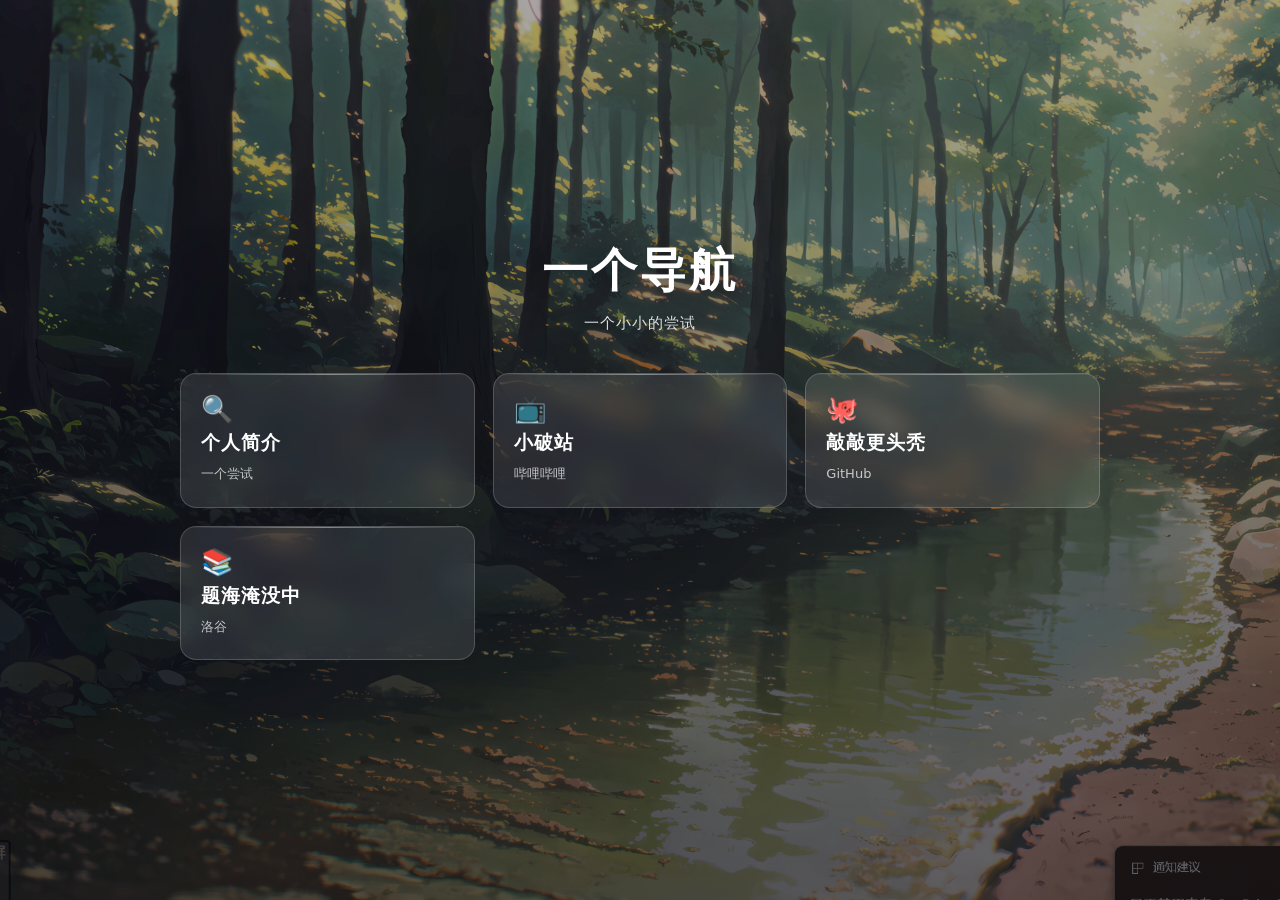
<file: index.html>
<!DOCTYPE html>
<html lang="zh-CN">
<head>
<meta charset="UTF-8">
<meta name="viewport" content="width=device-width, initial-scale=1.0">
<title>导航页</title>
<link rel="stylesheet" href="style.css">
</head>
<body>

  <div id="bg"></div>
  
  <div id="overlay"></div>

  <main>
    <header>
      <h1 id="page-title"></h1>
      <p class="subtitle" id="page-subtitle"></p >
    </header>

    <nav class="cards" id="cards" aria-label="网站导航"></nav>
  </main>

  <script src="script.js"></script>
</body>
</html>
</file>
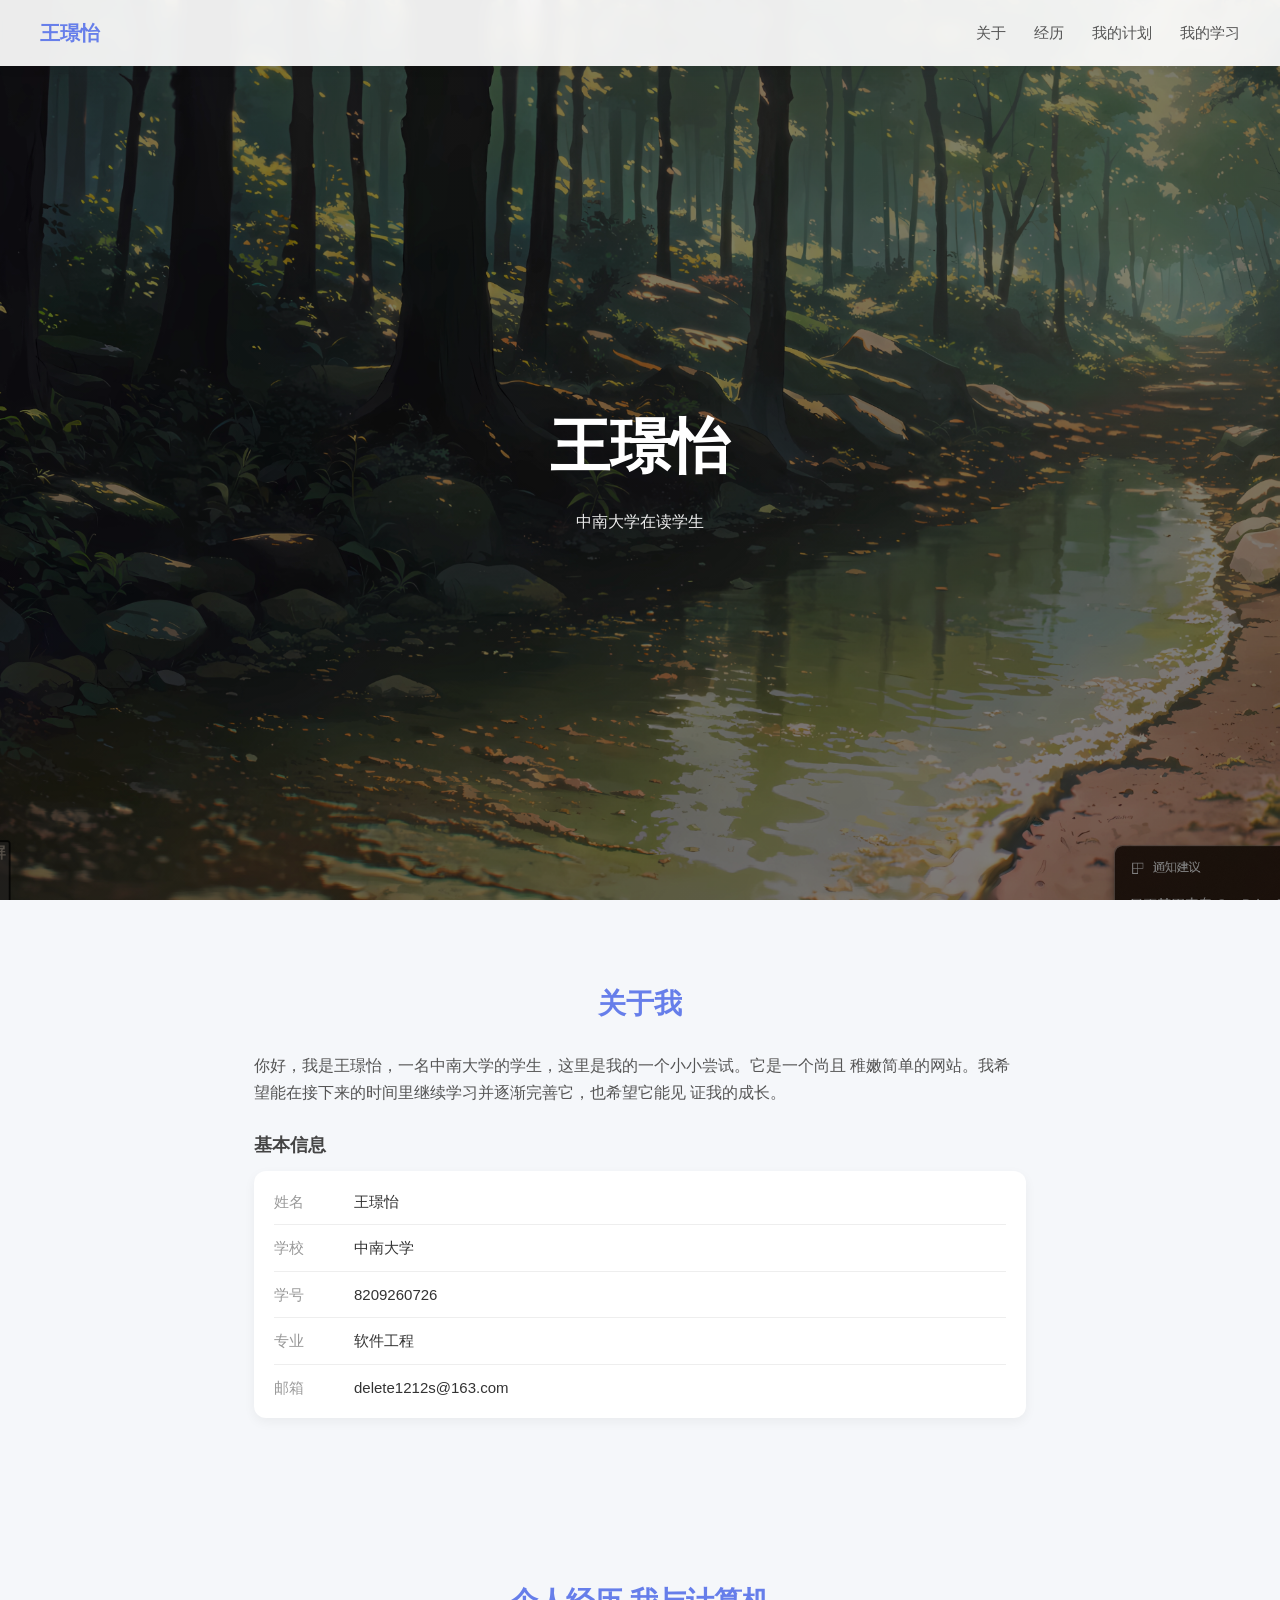
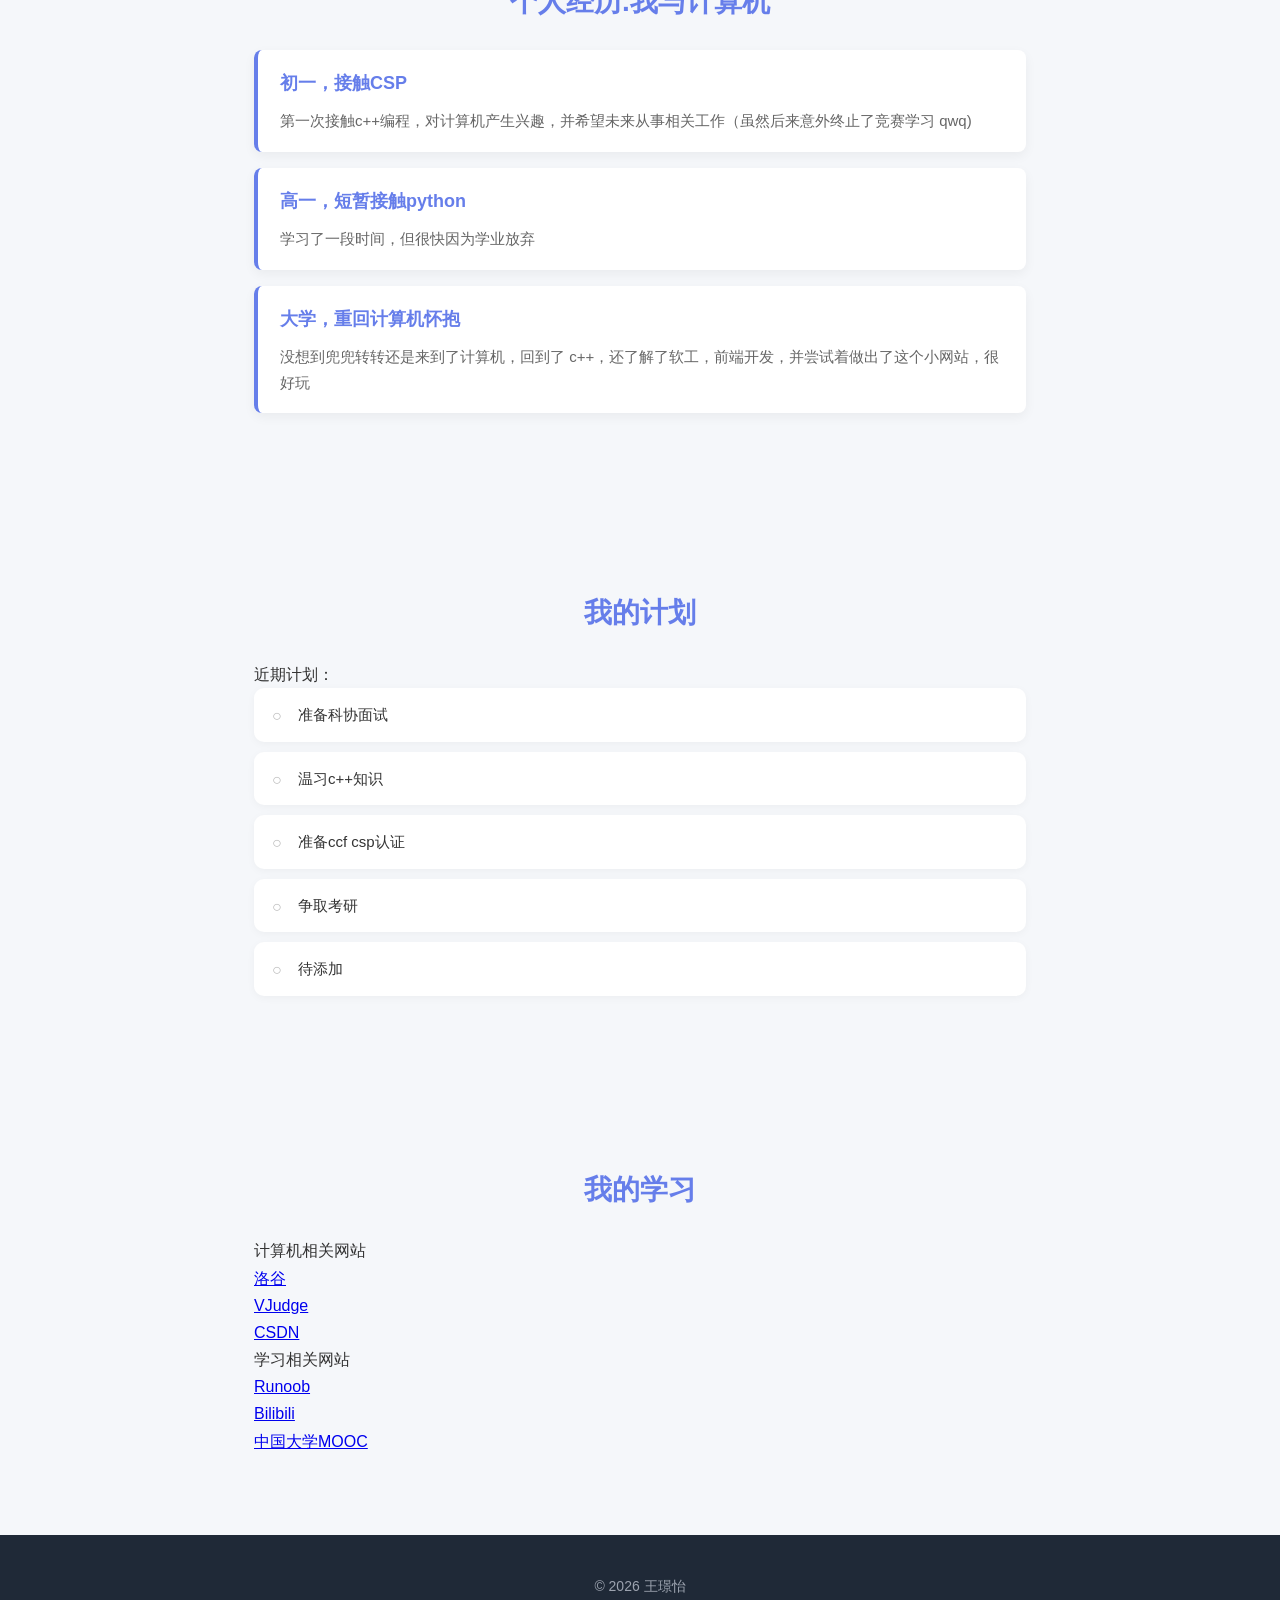
<file: a.html>
<!DOCTYPE html>
<html lang="zh-CN">
<head>
  <meta charset="UTF-8">
  <meta name="viewport" content="width=device-width, initial-scale=1.0">
  <title>一个尝试</title>
  <link rel="stylesheet" href="a.css">
</head>
<body>

  <nav class="navbar">
    <div class="nav-name">王璟怡</div>
    <ul class="nav-links">
      <li><a href=" ">关于</a ></li>
      <li><a href="#experience">经历</a ></li>
      <li><a href="#todo">我的计划</a ></li>
      <li><a href="#study">我的学习</a ></li>
    </ul>
  </nav>

  <header class="hero">
    <h1>王璟怡</h1>
    <p class="tagline">中南大学在读学生</p >
  </header>

  <section id="about" class="section">
    <h2>关于我</h2>
    <p class="intro">
      你好，我是王璟怡，一名中南大学的学生，这里是我的一个小小尝试。它是一个尚且
      稚嫩简单的网站。我希望能在接下来的时间里继续学习并逐渐完善它，也希望它能见
      证我的成长。
    </p >

    <h3>基本信息</h3>
    <ul class="info-list">
      <li><span>姓名</span>王璟怡</li>
      <li><span>学校</span>中南大学</li>
      <li><span>学号</span>8209260726</li>
      <li><span>专业</span>软件工程</li>
      <li><span>邮箱</span>delete1212s@163.com</li>
    </ul>
  </section>

  <section id="experience" class="section">
    <h2>个人经历.我与计算机</h2>

    <div class="timeline-item">
      <h3>初一，接触CSP</h3>
      <p>
        第一次接触c++编程，对计算机产生兴趣，并希望未来从事相关工作（虽然后来意外终止了竞赛学习
        qwq)
      </p >
    </div>

    <div class="timeline-item">
      <h3>高一，短暂接触python</h3>
      <p>
        学习了一段时间，但很快因为学业放弃
      </p >
    </div>

    <div class="timeline-item">
      <h3>大学，重回计算机怀抱</h3>
      <p>
        没想到兜兜转转还是来到了计算机，回到了
        c++，还了解了软工，前端开发，并尝试着做出了这个小网站，很好玩
      </p >
    </div>

  </section>

  <section id="todo" class="section">
    <h2>我的计划</h2>
    <p>近期计划：</p >
    <ul class="todo-list">
      <li class="todo-item">准备科协面试</li>
      <li class="todo-item">温习c++知识</li>
      <li class="todo-item">准备ccf csp认证</li>
      <li class="todo-item">争取考研</li>
      <li class="todo-item">待添加</li>
    </ul>
  </section>


  <section id="study" class="section">
    <h2>我的学习</h2>
    <p>计算机相关网站 </p>
    <p> <a href="https://www.luogu.com.cn/">洛谷</a> </p>
    <p> <a href="https://vjudge.net/">VJudge</a> </p>
    <p> <a href="https://www.csdn.net/">CSDN</a> </p>
    学习相关网站
    <p> <a href="https://www.runoob.com/">Runoob</a> </p>
    <p> <a href="https://www.bilibili.com/">Bilibili</a> </p>
    <p> <a href="https://www.icourse163.org/">中国大学MOOC</a> </p>
      
  </section>

  <footer class="footer">
    <p>© 2026 王璟怡 </p >
  </footer>

  <script src="a.js"></script>
</body>
</html>
</file>
<file: style.css>
* { box-sizing: border-box; }

:root {
  --text: #ffffff;
  --card-bg: rgba(255, 255, 255, 0.10);
  --card-bg-hover: rgba(255, 255, 255, 0.20);
  --radius: 16px;
}

html, body { height: 100%; }

body {
  margin: 0;
  font-family: "PingFang SC", "Microsoft YaHei", system-ui, -apple-system, "Segoe UI", Roboto, sans-serif;
  color: var(--text);
  background: #10131a;
  overflow-x: hidden;
}

/* ===== 背景图层（图片由 JS 设置 --bg-image 变量） ===== */
#bg {
  position: fixed;
  inset: 0;
  z-index: -2;
  background-color: #10131a;              /* 图片加载失败时的兜底色 */
  background-image: var(--bg-image, none);
  background-size: cover;
  background-position: center center;
  background-repeat: no-repeat;
}

/* ===== 遮罩层：让白色文字更清晰。不想要可以删掉这一段 ===== */
#overlay {
  position: fixed;
  inset: 0;
  z-index: -1;
  background: linear-gradient(180deg, rgba(8, 10, 18, 0.35), rgba(8, 10, 18, 0.65));
}

/* ===== 布局 ===== */
main {
  min-height: 100vh;
  min-height: 100dvh;
  display: flex;
  flex-direction: column;
  align-items: center;
  justify-content: center;
  gap: 40px;
  padding: 64px 20px;
}

header {
  text-align: center;
  animation: fadeUp .8s ease backwards;
}

h1 {
  margin: 0 0 12px;
  font-size: clamp(28px, 5vw, 46px);
  font-weight: 700;
  letter-spacing: 3px;
  text-shadow: 0 4px 24px rgba(0, 0, 0, .45);
}

.subtitle {
  margin: 0;
  font-size: clamp(13px, 1.6vw, 15px);
  letter-spacing: 1px;
  opacity: .85;
  text-shadow: 0 2px 10px rgba(0, 0, 0, .5);
}

/* ===== 卡片（小标题）区域 ===== */
.cards {
  width: 100%;
  max-width: 920px;
  display: grid;
  grid-template-columns: repeat(auto-fit, minmax(230px, 1fr));
  gap: 18px;
}

.card {
  position: relative;
  display: flex;
  flex-direction: column;
  gap: 8px;
  padding: 22px 20px;
  border-radius: var(--radius);
  background: var(--card-bg);
  border: 1px solid rgba(255, 255, 255, .18);
  backdrop-filter: blur(12px) saturate(140%);
  -webkit-backdrop-filter: blur(12px) saturate(140%);
  color: inherit;
  text-decoration: none;
  overflow: hidden;
  transition: transform .28s ease, background .28s ease,
              border-color .28s ease, box-shadow .28s ease;
  animation: fadeUp .6s ease backwards;   /* backwards：动画结束后不占用 transform，hover 才生效 */
}

/* 卡片顶部一条高光 */
.card::before {
  content: "";
  position: absolute;
  top: 0; left: 0; right: 0;
  height: 1px;
  background: linear-gradient(90deg, transparent, rgba(255, 255, 255, .7), transparent);
  opacity: .6;
}

.card:hover {
  transform: translateY(-6px);
  background: var(--card-bg-hover);
  border-color: rgba(255, 255, 255, .45);
  box-shadow: 0 14px 34px rgba(0, 0, 0, .38);
}

.card:active { transform: translateY(-2px) scale(.99); }

.card:focus-visible {
  outline: 2px solid #7ee7ff;
  outline-offset: 3px;
}

.card .icon  { font-size: 26px; line-height: 1; }
.card .title { font-size: 19px; font-weight: 600; letter-spacing: 1px; }
.card .desc  { font-size: 13px; line-height: 1.6; opacity: .72; }

@keyframes fadeUp {
  from { opacity: 0; transform: translateY(26px); }
  to   { opacity: 1; transform: translateY(0); }
}

/* ===== 小屏适配 ===== */
@media (max-width: 520px) {
  main { gap: 28px; padding: 48px 16px; }
  .cards { grid-template-columns: 1fr; gap: 14px; }
  .card { padding: 18px 16px; }
}

/* 尊重系统「减少动态效果」设置 */
@media (prefers-reduced-motion: reduce) {
  * { animation: none !important; transition: none !important; }
}
</file>
<file: a.css>
* {
  margin: 0;
  padding: 0;
  box-sizing: border-box;
}

html {
  scroll-behavior: smooth;  
}

body {
  font-family: "PingFang SC", "Microsoft YaHei", sans-serif;
  background: #f5f7fa;
  color: #333;
  line-height: 1.7;
}

.navbar {
  position: fixed;
  top: 0;
  left: 0;
  width: 100%;
  display: flex;
  justify-content: space-between;
  align-items: center;
  padding: 16px 40px;
  background: rgba(255, 255, 255, 0.92);
  backdrop-filter: blur(8px);
  box-shadow: 0 2px 10px rgba(0, 0, 0, 0.08);
  z-index: 100;
}

.nav-name {
  font-size: 20px;
  font-weight: bold;
  color: #667eea;
}

.nav-links {
  display: flex;
  gap: 28px;
  list-style: none;
}

.nav-links a {
  text-decoration: none;
  color: #555;
  font-size: 15px;
  transition: color 0.3s;
}

.nav-links a:hover {
  color: #667eea;
}


.hero {
  min-height: 100vh;
  display: flex;
  flex-direction: column;
  justify-content: center;
  align-items: center;
  text-align: center;
  background: linear-gradient(rgba(0,0,0,0.5),rgba(0,0,0,0.5)), 
  url('a.png') center center / cover no-repeat;
  color: #fff;
  padding: 120px 20px 60px;
}

.avatar {
  width: 150px;
  height: 150px;
  border-radius: 50%;
  border: 5px solid #fff;
  object-fit: cover;
  margin-bottom: 20px;
  background: #ddd;   
}

.hero h1 {
  font-size: clamp(28px,5vw,60px);
  font-family:"YouYuan",sans-serif;
  margin-bottom: 10px;
}

.tagline {
  font-size: 16px;
  opacity: 0.92;
  margin-bottom: 28px;
}

.follow-btn {
  padding: 12px 32px;
  font-size: 16px;
  color: #667eea;
  background: #fff;
  border: none;
  border-radius: 30px;
  cursor: pointer;
  transition: transform 0.2s, box-shadow 0.3s;
}

.follow-btn:hover {
  transform: translateY(-2px);
  box-shadow: 0 6px 20px rgba(0, 0, 0, 0.2);
}

.section {
  max-width: 820px;
  margin: 0 auto;
  padding: 80px 24px;
  scroll-margin-top: 80px;  
}

.section h2 {
  font-size: 28px;
  color: #667eea;
  margin-bottom: 24px;
  text-align: center;
}

.section h3 {
  font-size: 18px;
  color: #444;
  margin: 24px 0 10px;
}

.intro {
  font-size: 16px;
  color: #555;
  margin-bottom: 16px;
}

.info-list {
  list-style: none;
  background: #fff;
  border-radius: 12px;
  padding: 8px 20px;
  box-shadow: 0 4px 12px rgba(0, 0, 0, 0.05);
}

.info-list li {
  display: flex;
  padding: 10px 0;
  border-bottom: 1px solid #eee;
  font-size: 15px;
}

.info-list li:last-child {
  border-bottom: none;
}

.info-list span {
  width: 80px;
  color: #999;
  flex-shrink: 0;
}

.timeline-item {
  background: #fff;
  border-left: 4px solid #667eea;
  border-radius: 8px;
  padding: 18px 22px;
  margin-bottom: 16px;
  box-shadow: 0 4px 12px rgba(0, 0, 0, 0.05);
  transition: transform 0.3s;
}

.timeline-item:hover {
  transform: translateX(6px);
}

.timeline-item h3 {
  margin-top: 0;
  color: #667eea;
}

.timeline-item p {
  color: #666;
  font-size: 15px;
}

.todo-list {
  list-style: none;
}

.todo-item {
  background: #fff;
  padding: 14px 20px;
  margin-bottom: 10px;
  border-radius: 10px;
  cursor: pointer;
  font-size: 15px;
  box-shadow: 0 2px 8px rgba(0, 0, 0, 0.04);
  transition: all 0.2s;
  position: relative;
  padding-left: 44px;
}

.todo-item::before {
  content: "○";
  position: absolute;
  left: 18px;
  color: #bbb;
  font-size: 16px;
}

.todo-item:hover {
  background: #f0f3ff;
}

.todo-item.done {
  color: #aaa;
  text-decoration: line-through;
  background: #f9f9f9;
}

.todo-item.done::before {
  content: "●";
  color: #667eea;
}


.study-item {
  background: #fff;
  border-radius: 12px;
  padding: 18px 22px;
  margin-bottom: 16px;
  box-shadow: 0 4px 12px rgba(0, 0, 0, 0.05);
}

.study-item h3 {
  margin-top: 0;
  color: #333;
}

.study-item p {
  font-size: 14px;
  color: #666;
  margin-bottom: 12px;
}


.progress {
  width: 100%;
  height: 10px;
  background: #e5e7eb;
  border-radius: 6px;
  overflow: hidden;
}

.progress-bar {
  height: 100%;
  background: linear-gradient(90deg, #667eea, #764ba2);
  border-radius: 6px;
  transition: width 0.6s ease;
}

.footer {
  text-align: center;
  padding: 40px 20px;
  background: #1f2937;
  color: #9ca3af;
  font-size: 14px;
}
</file>
